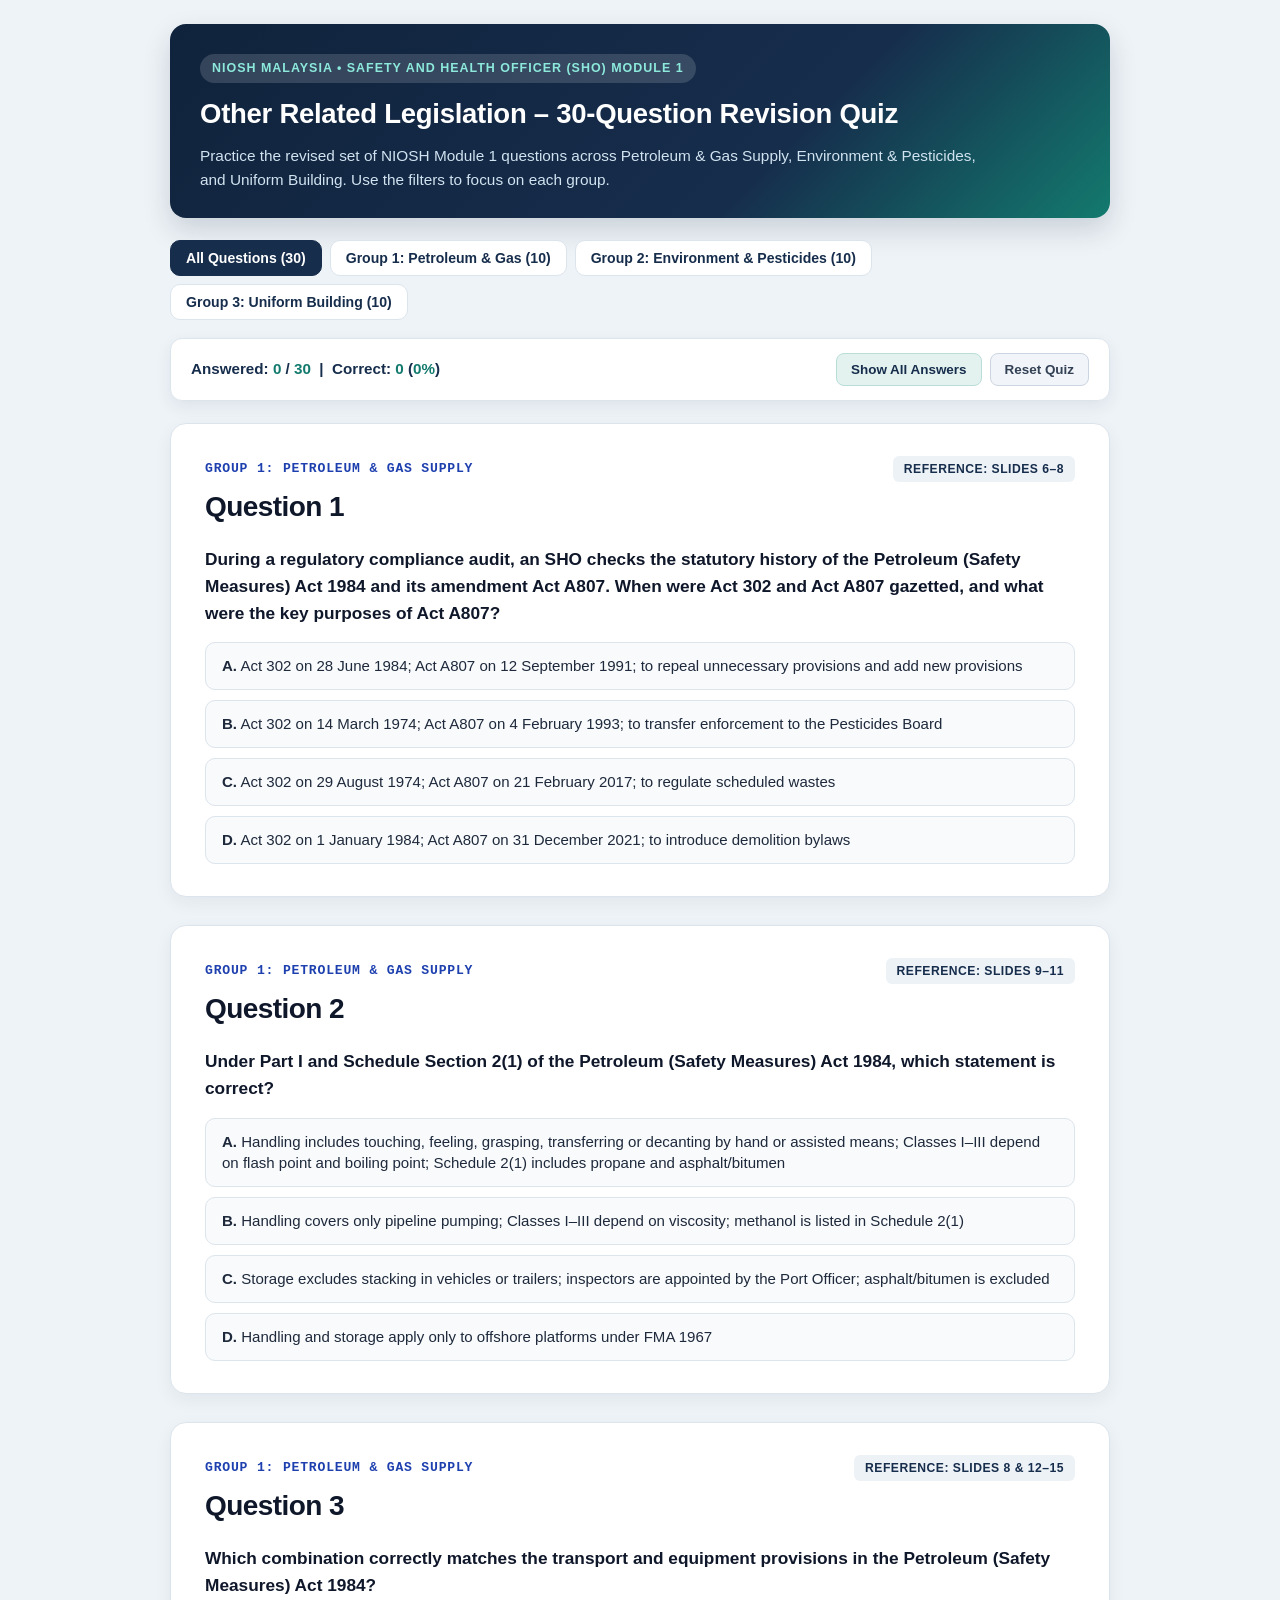
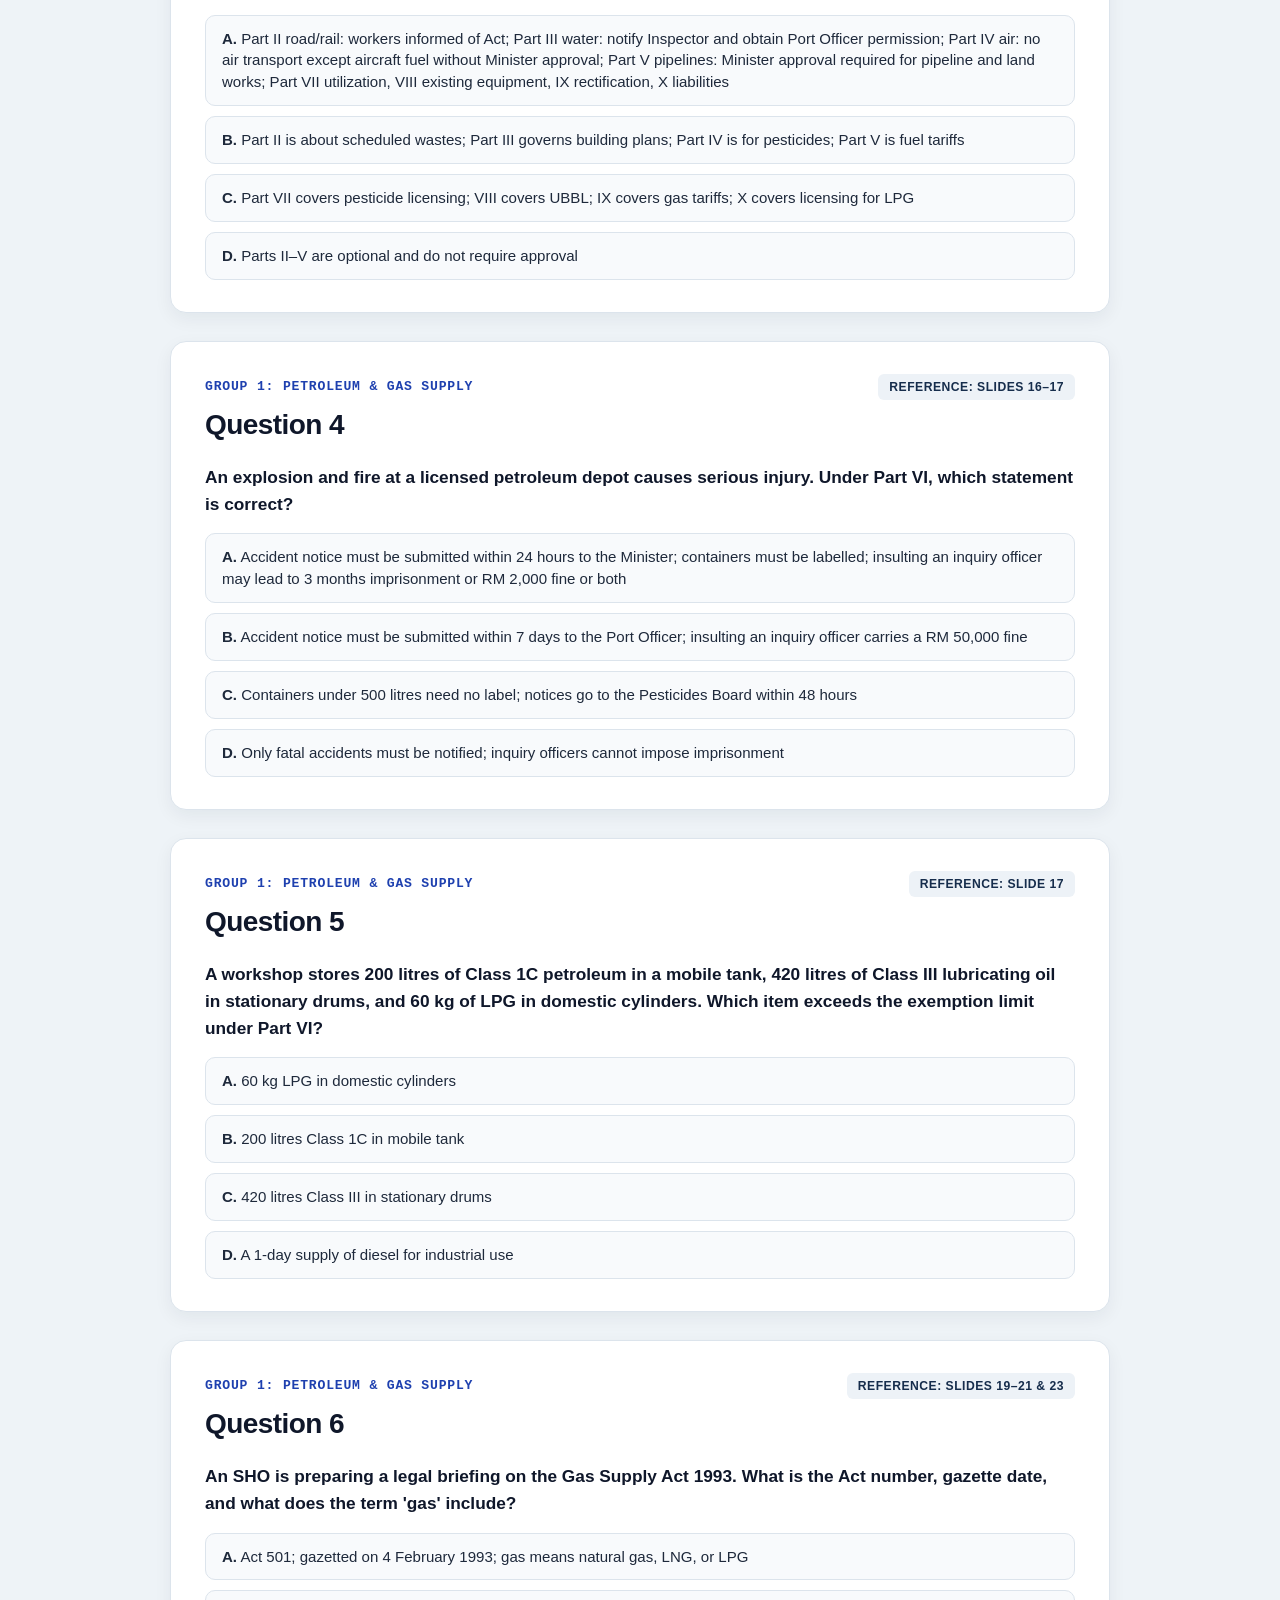
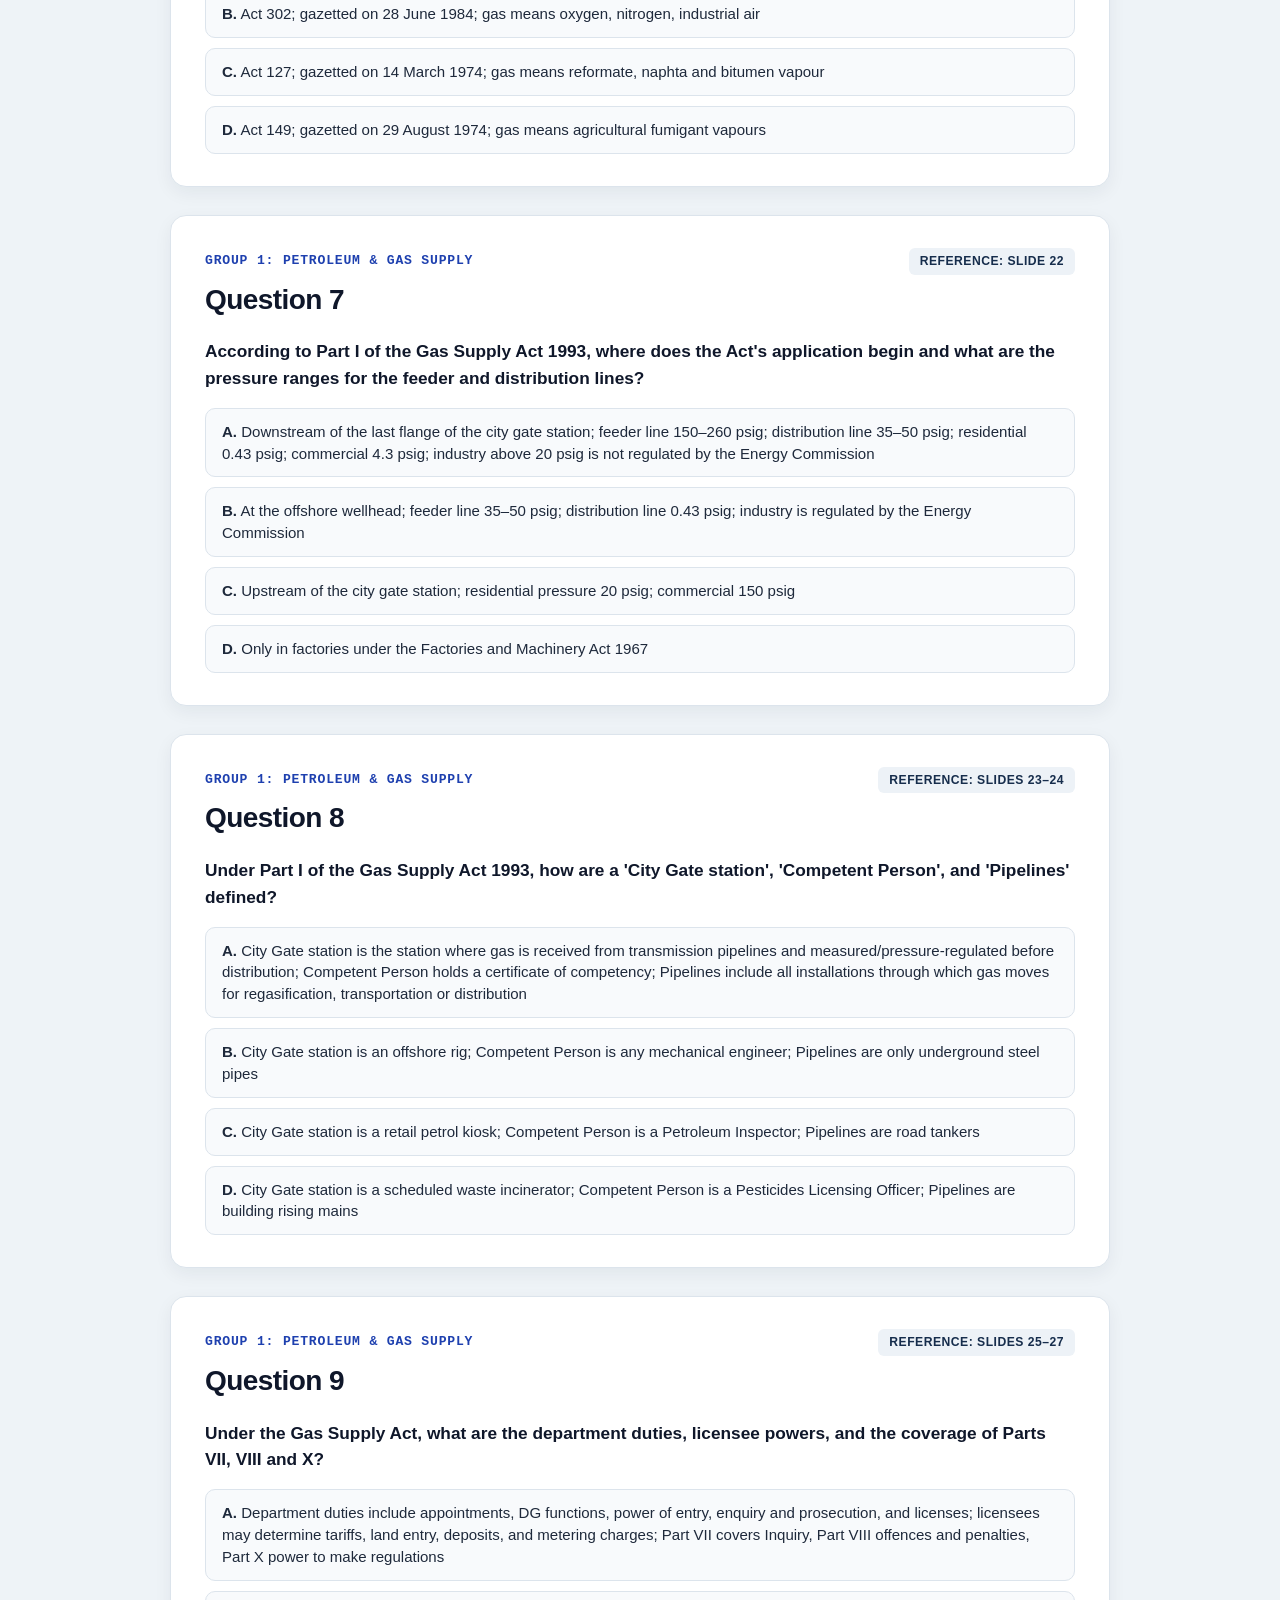
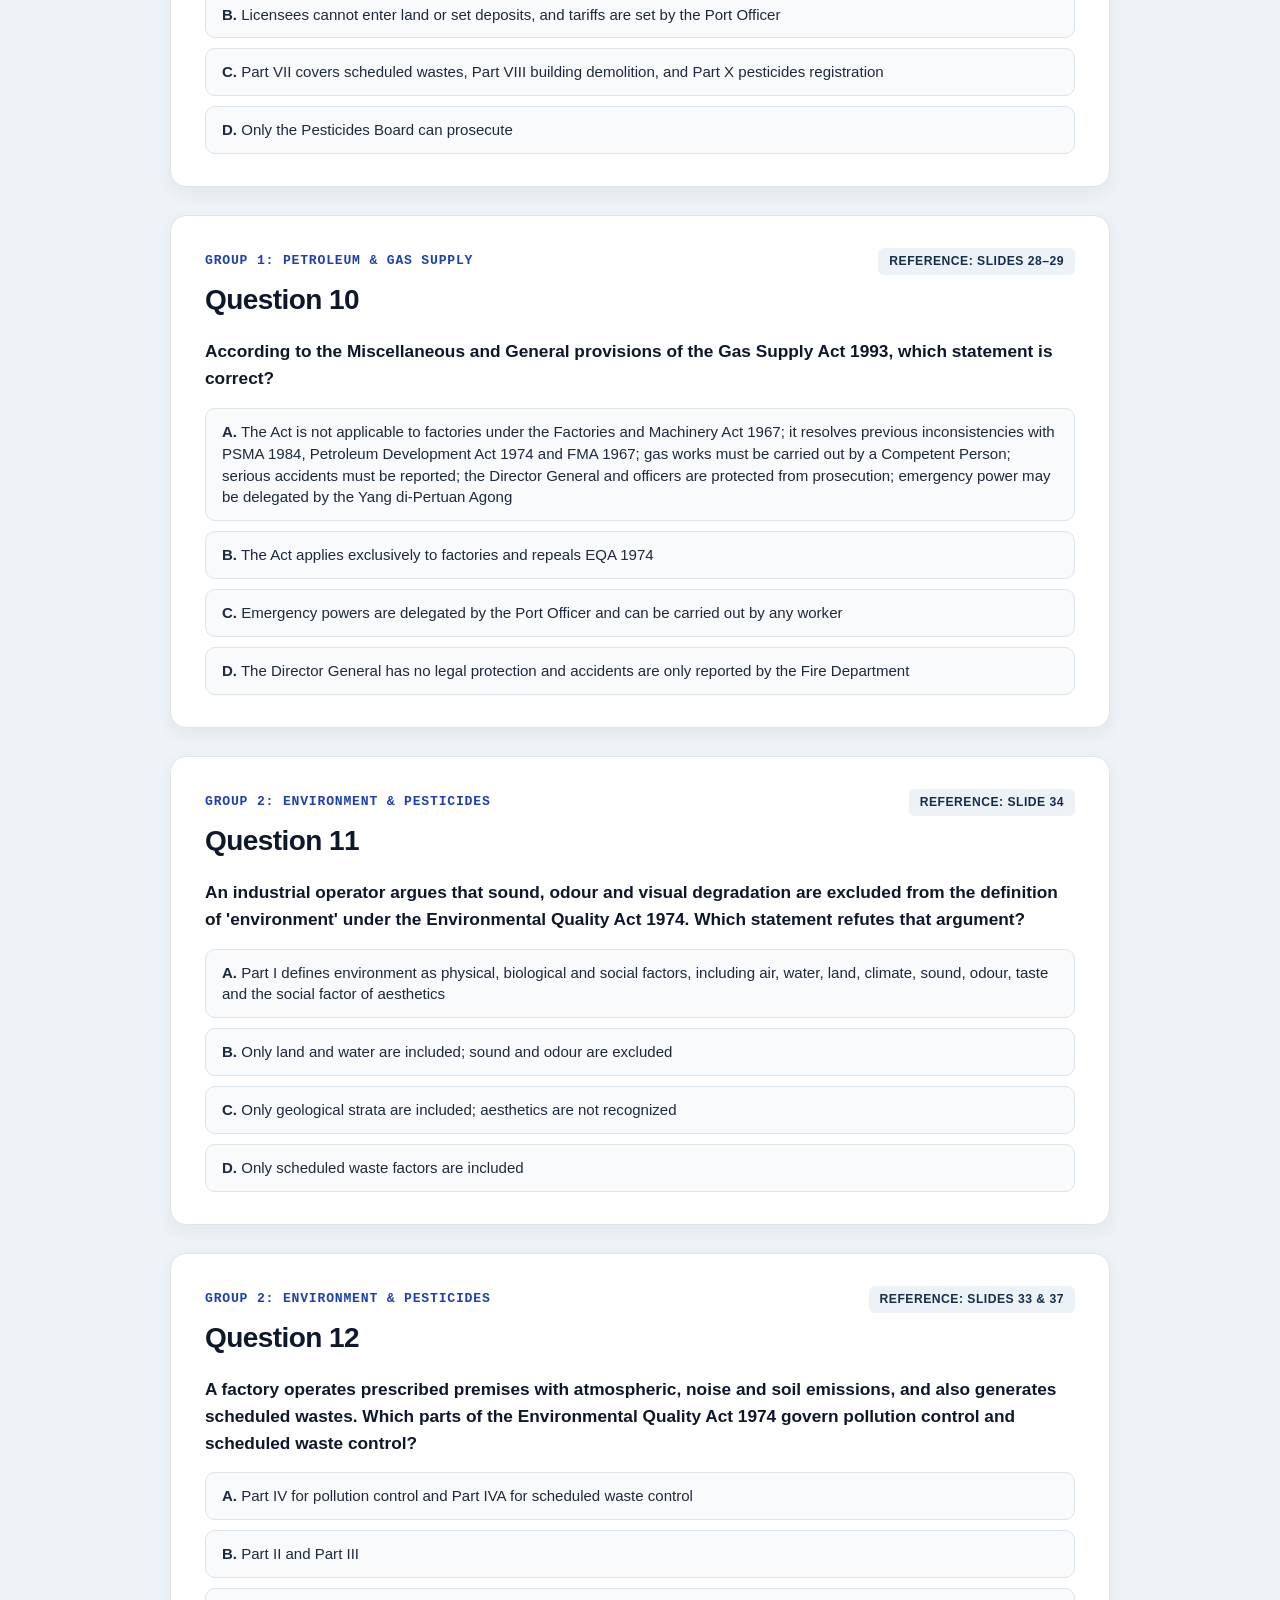
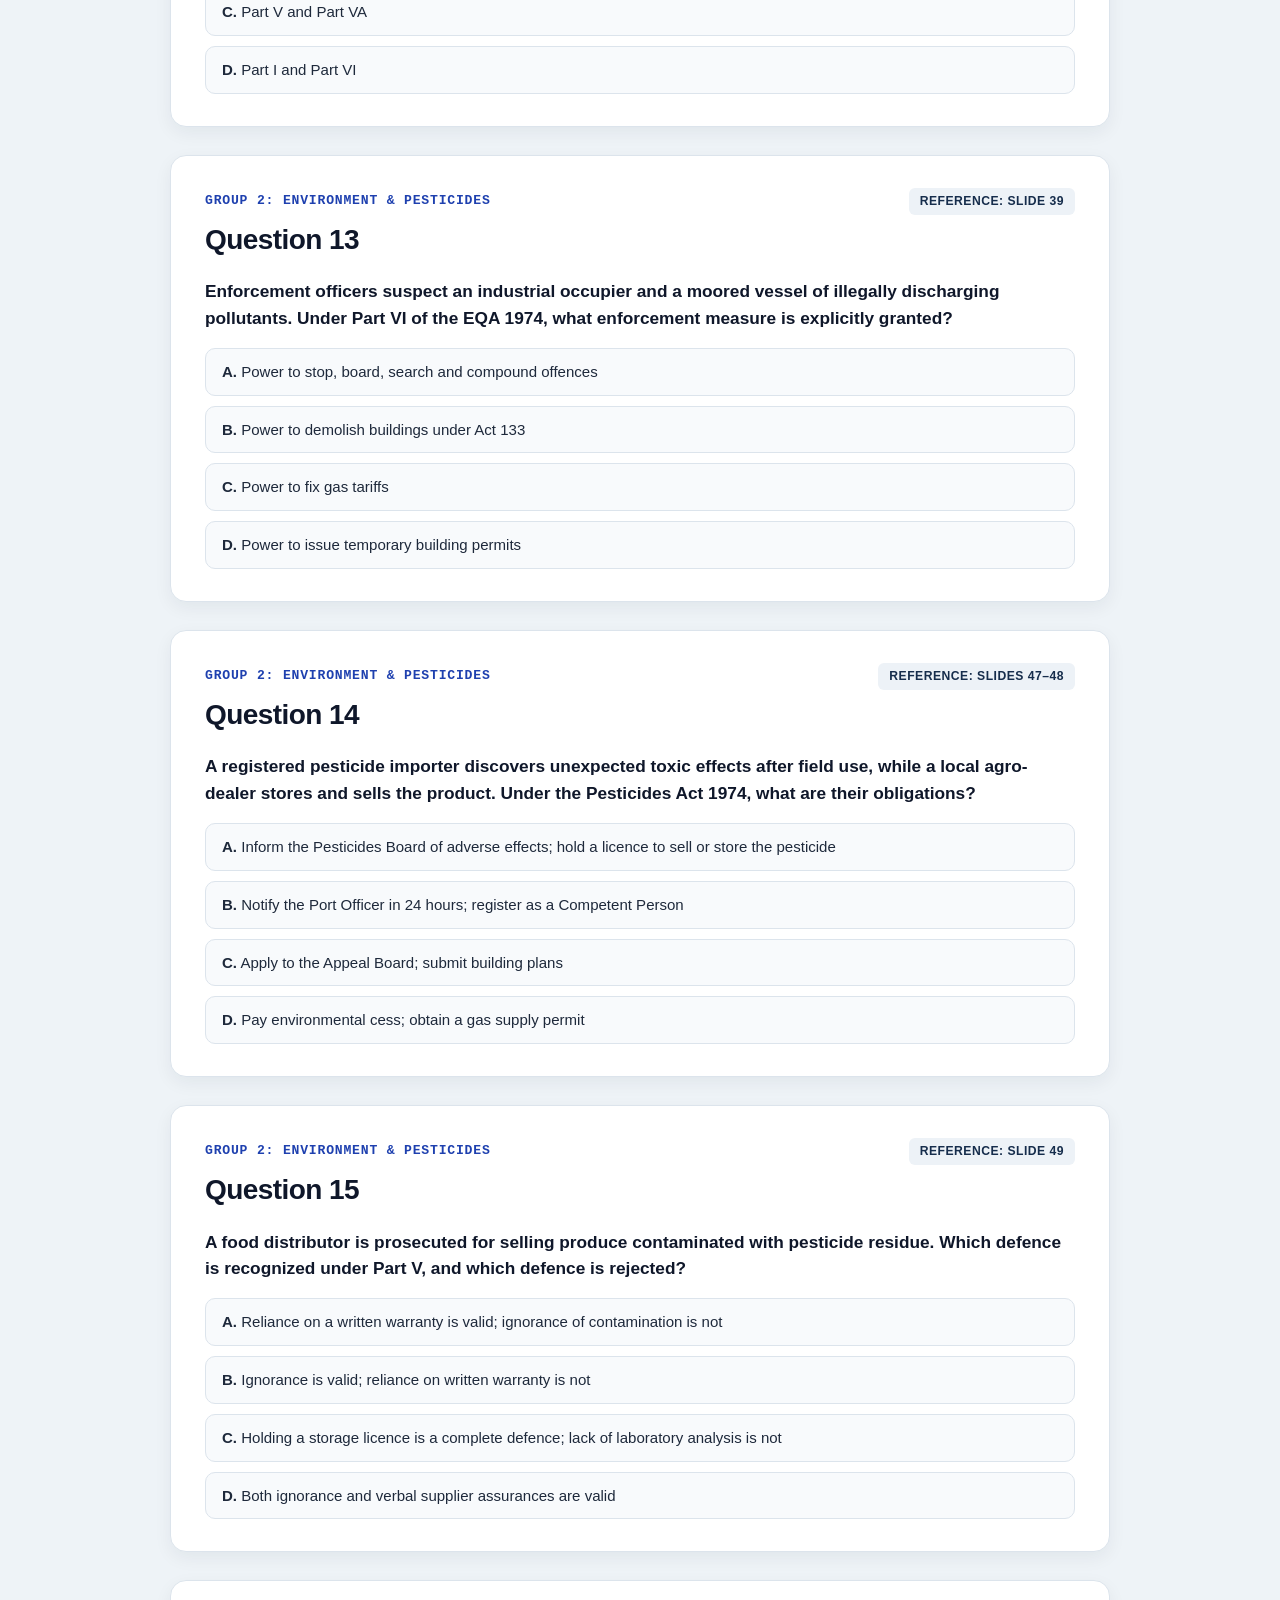
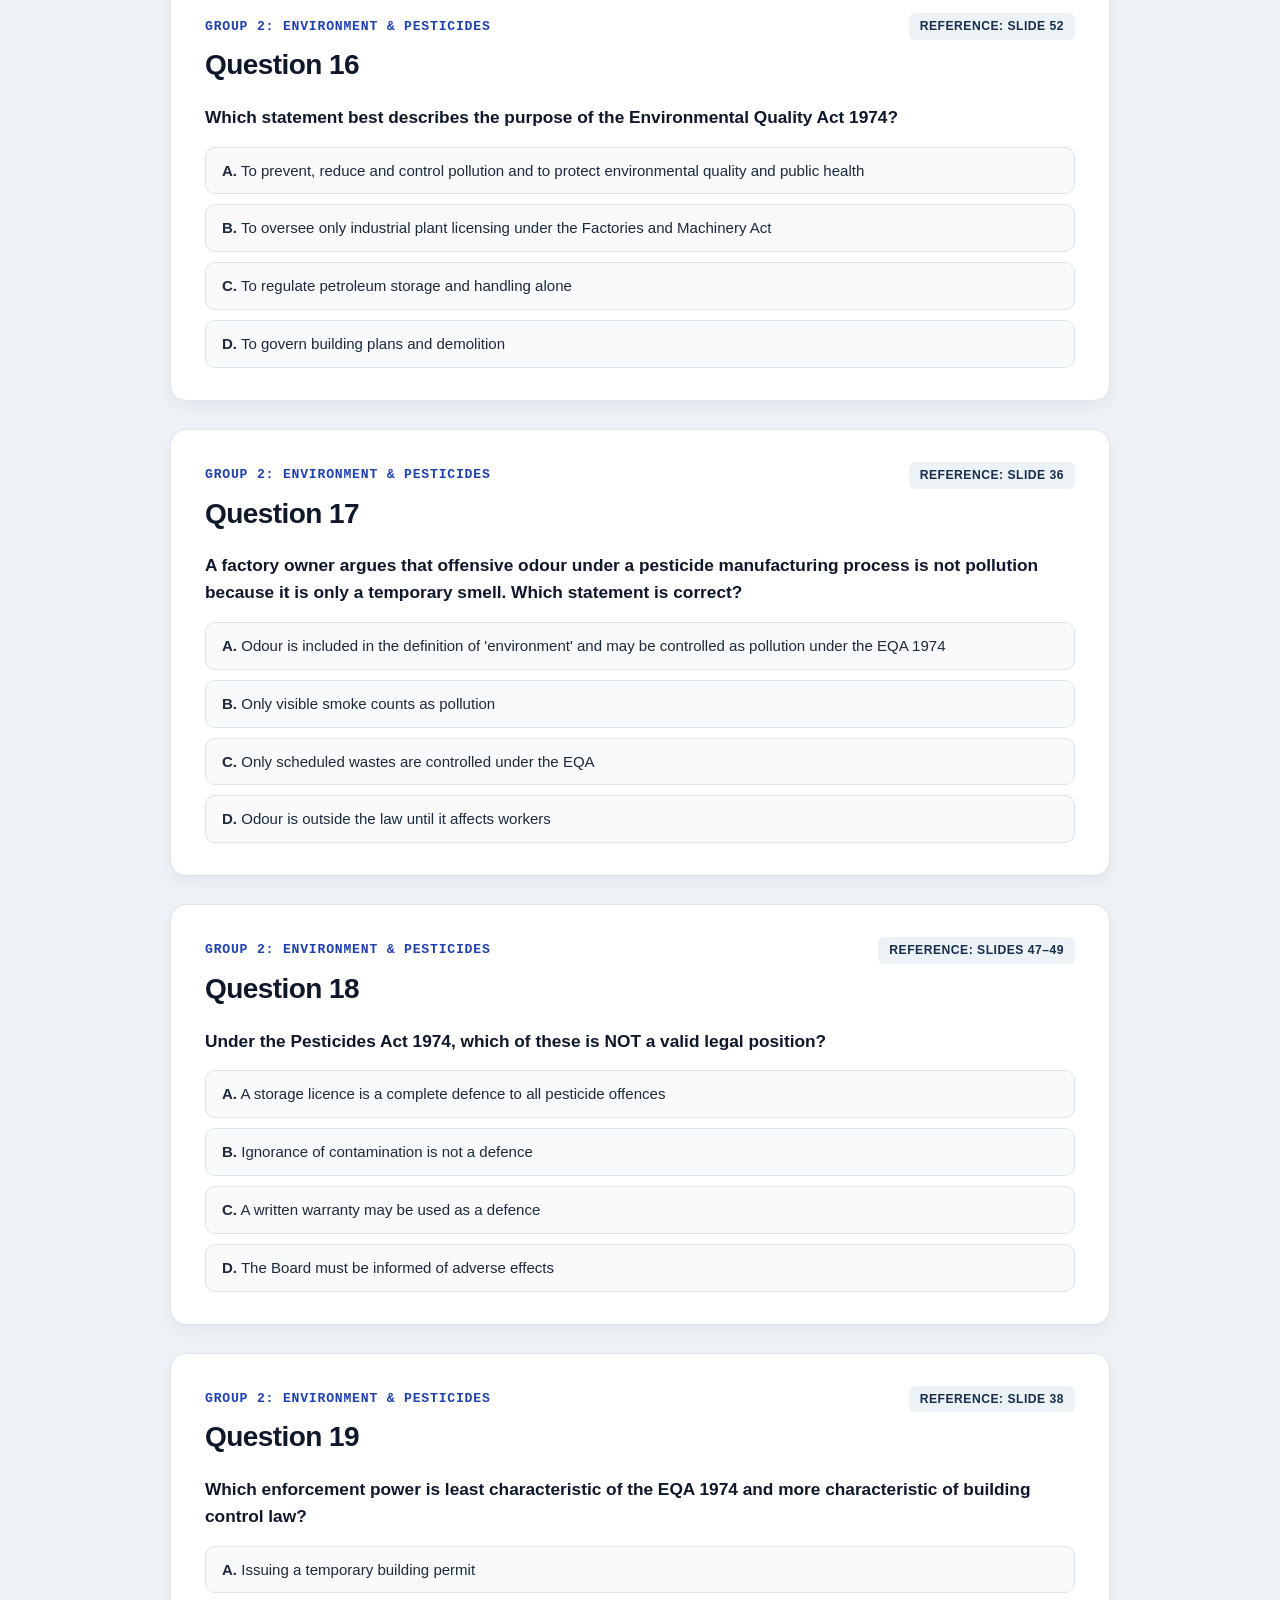
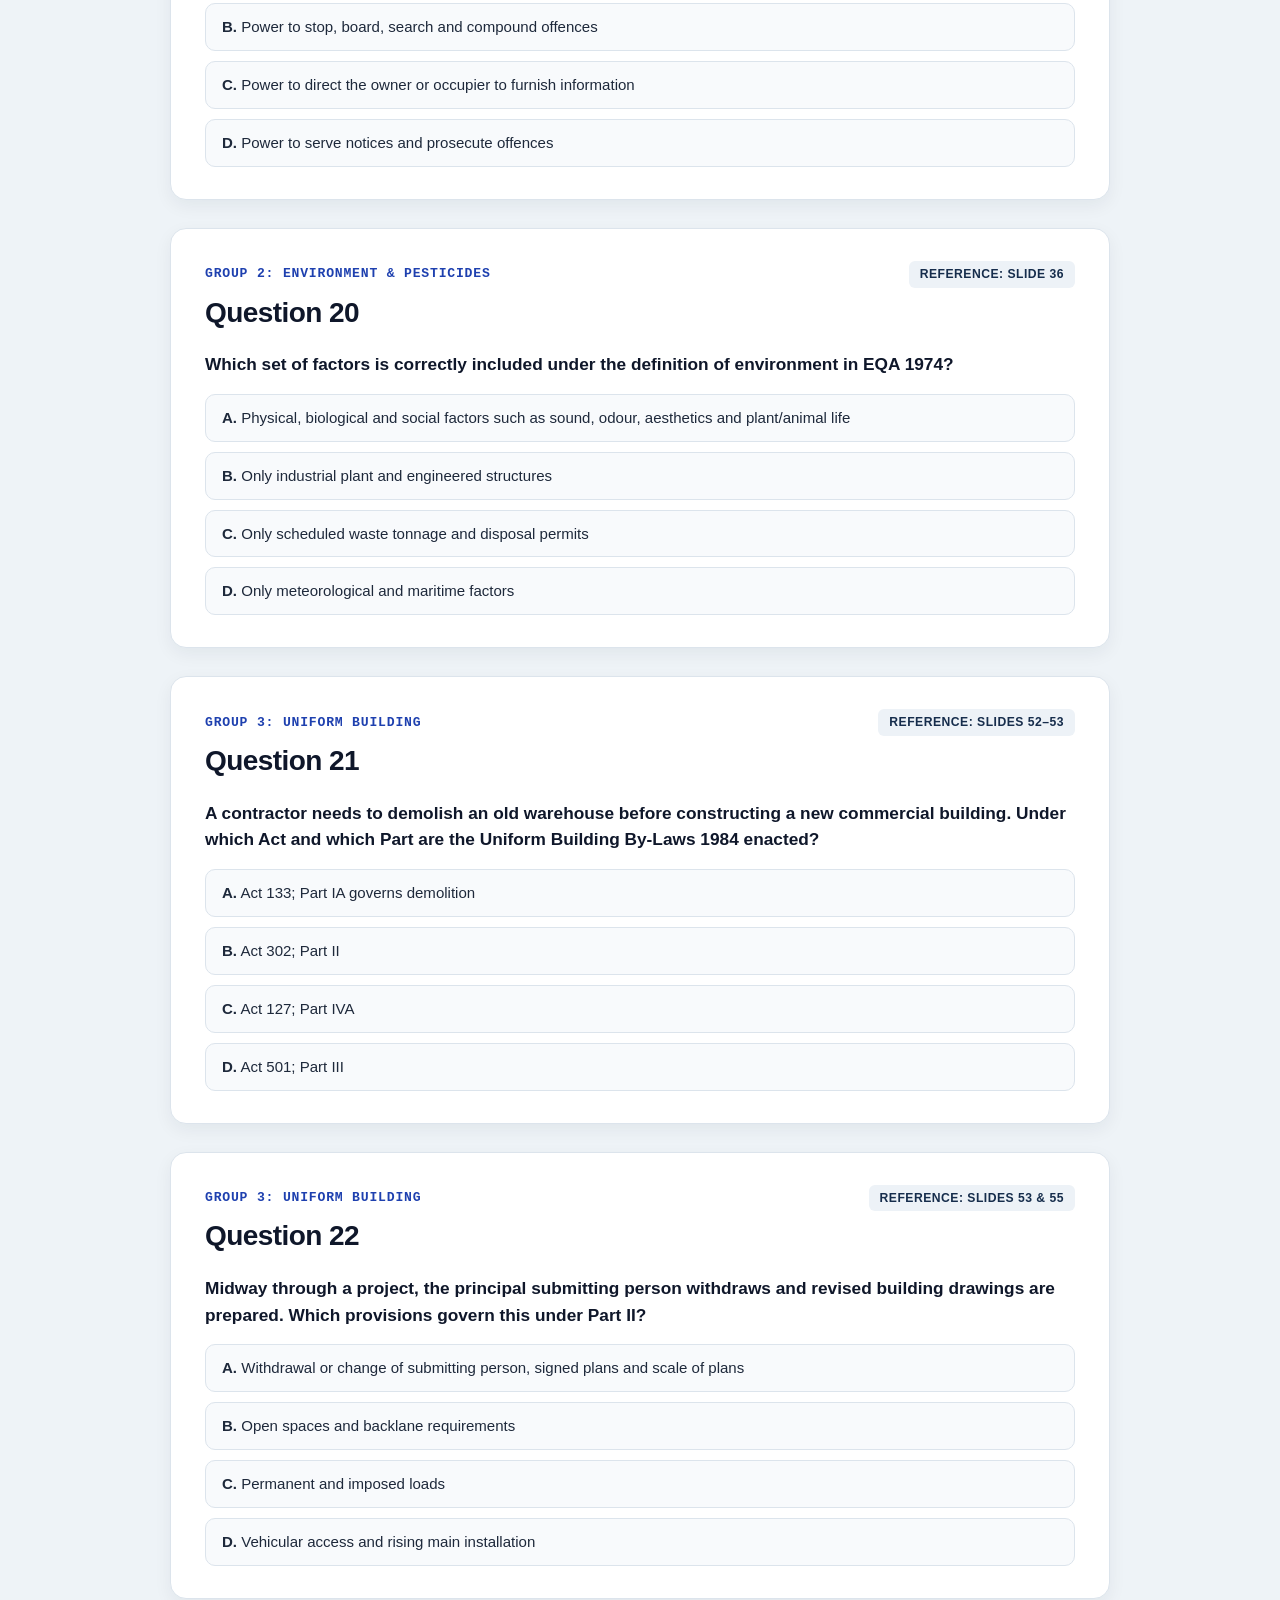
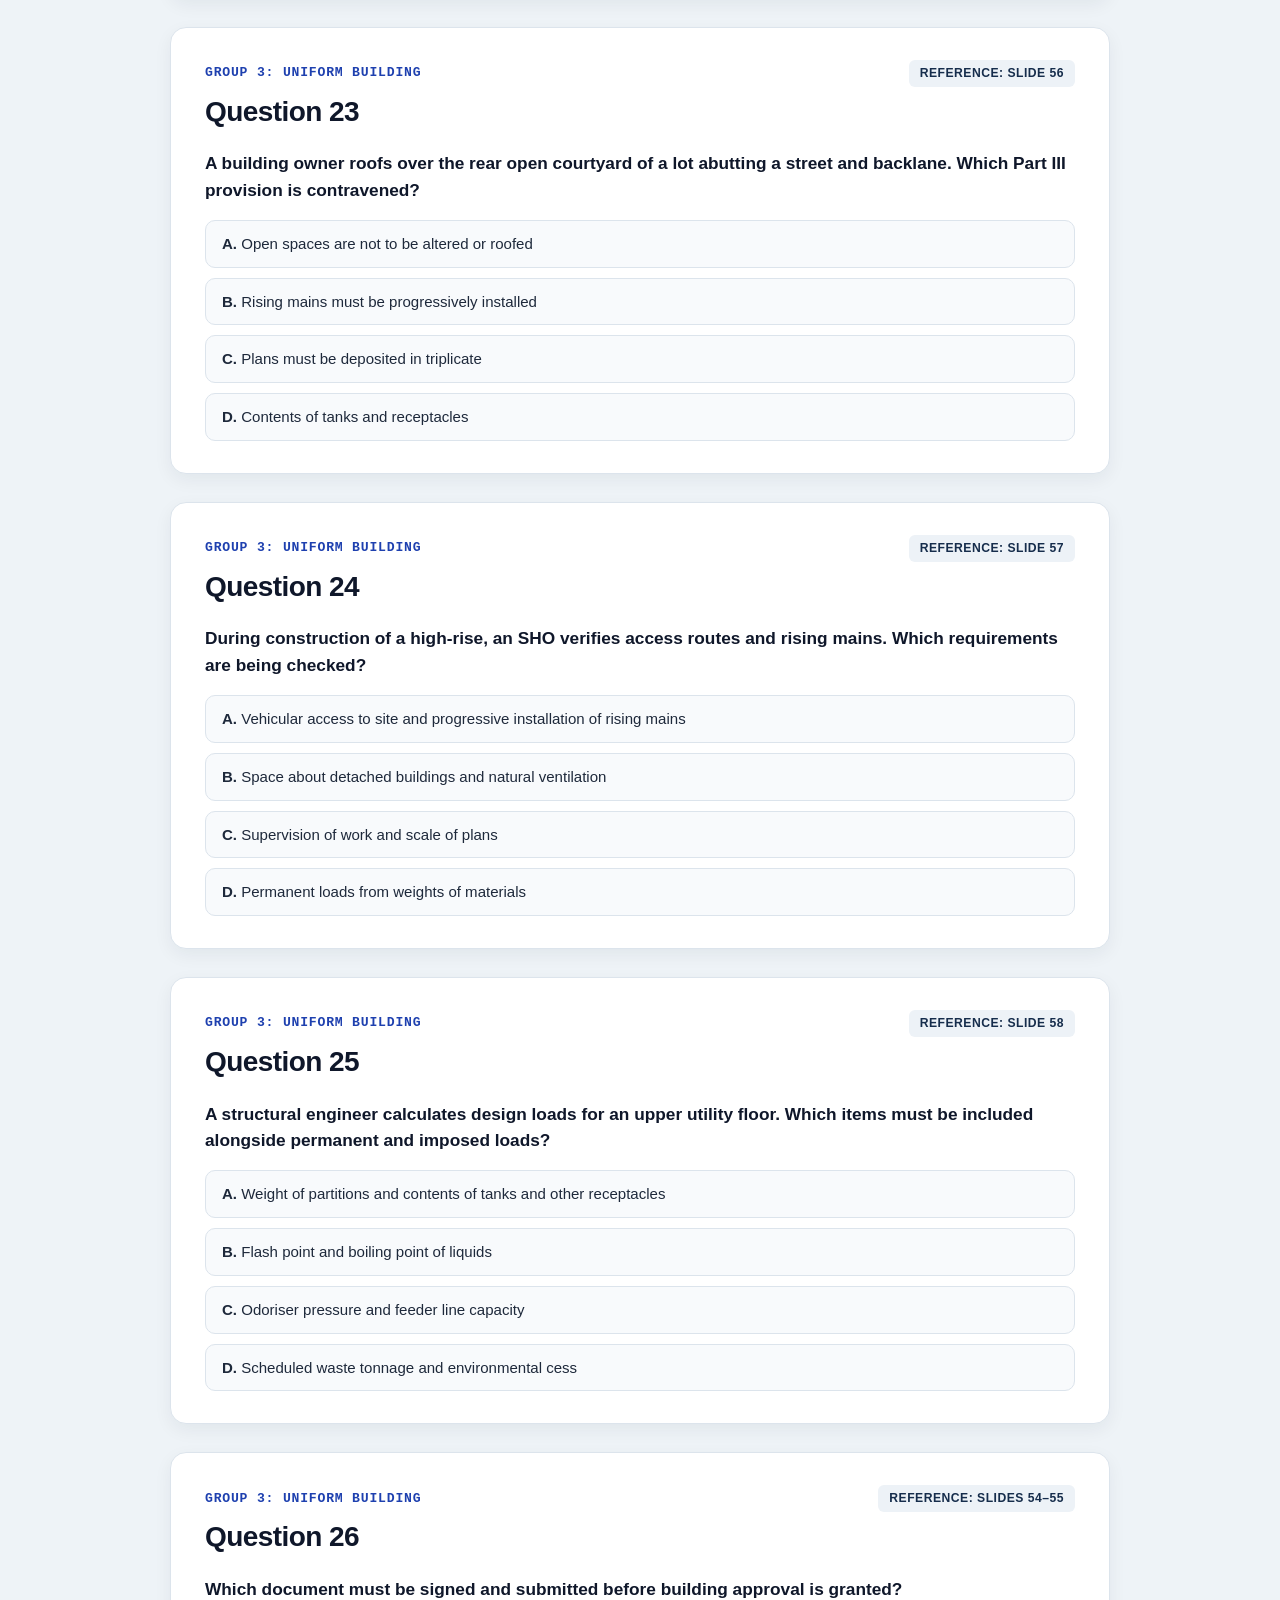
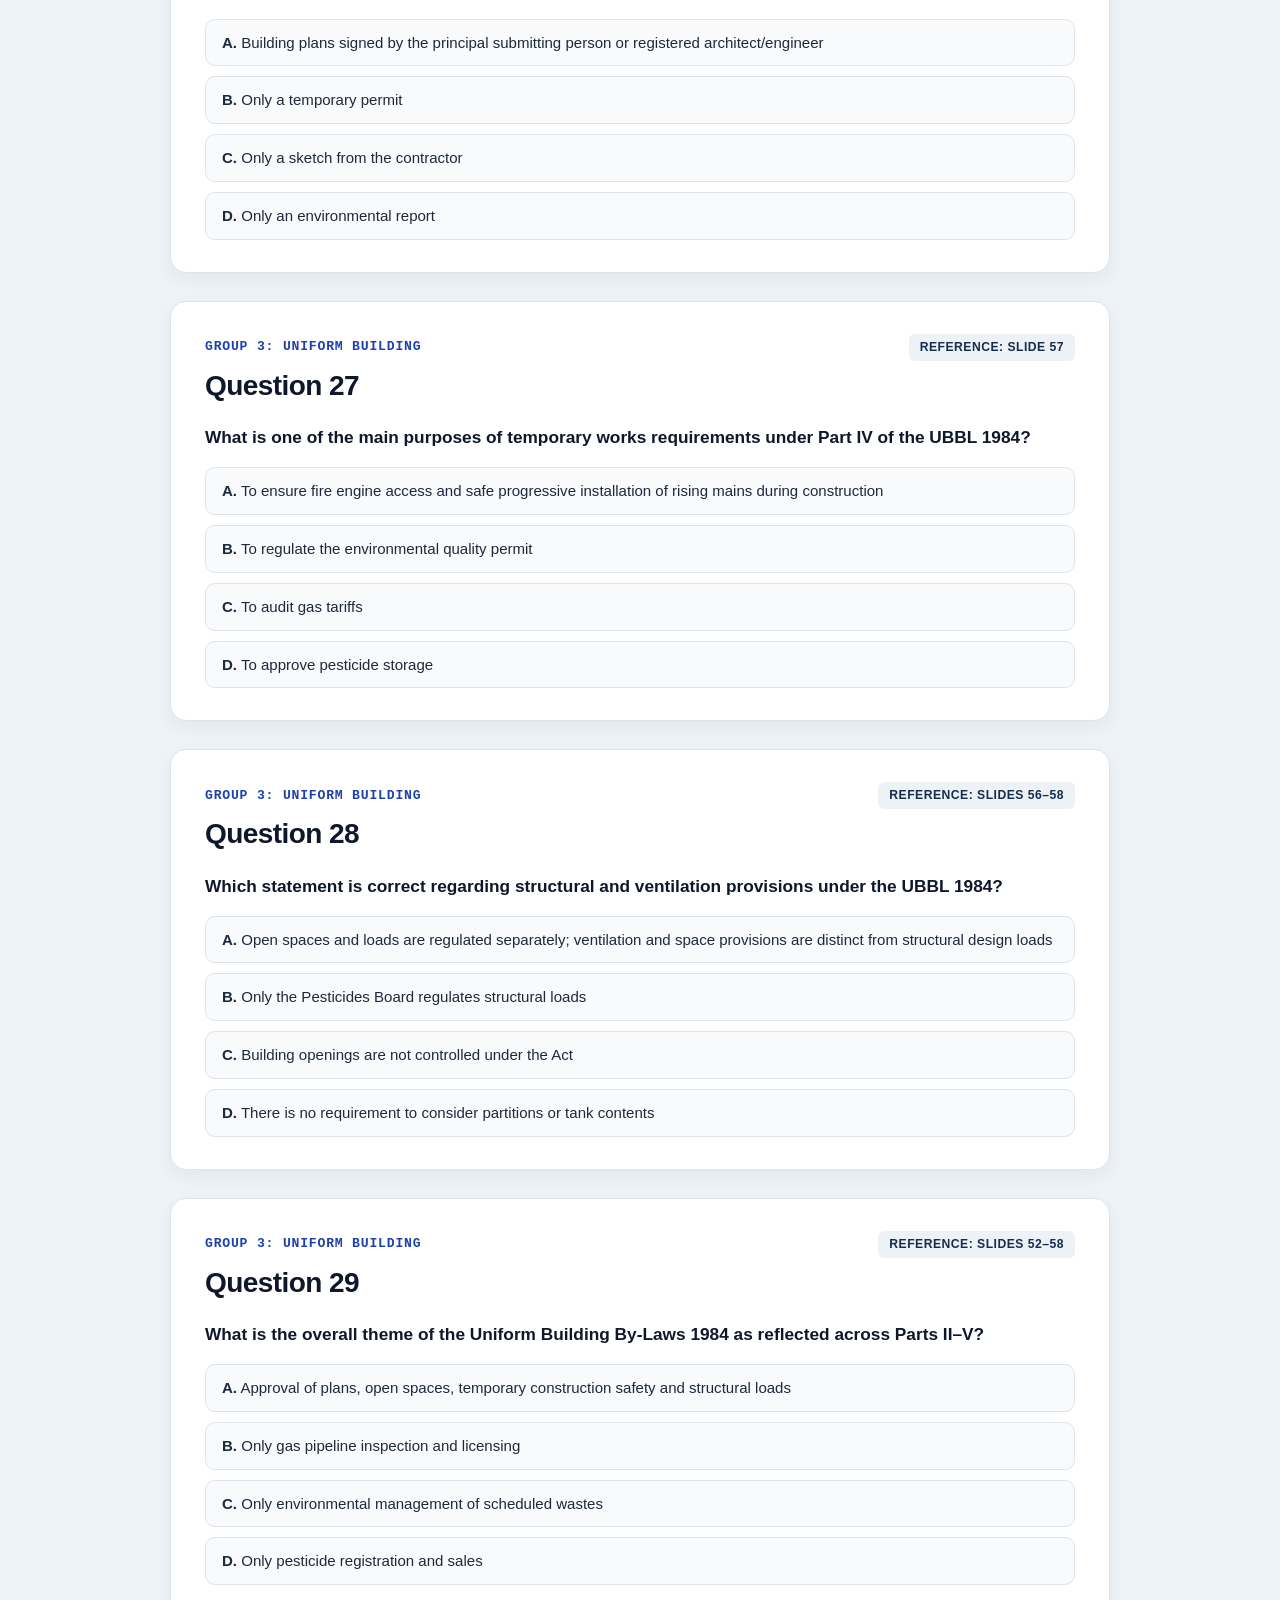
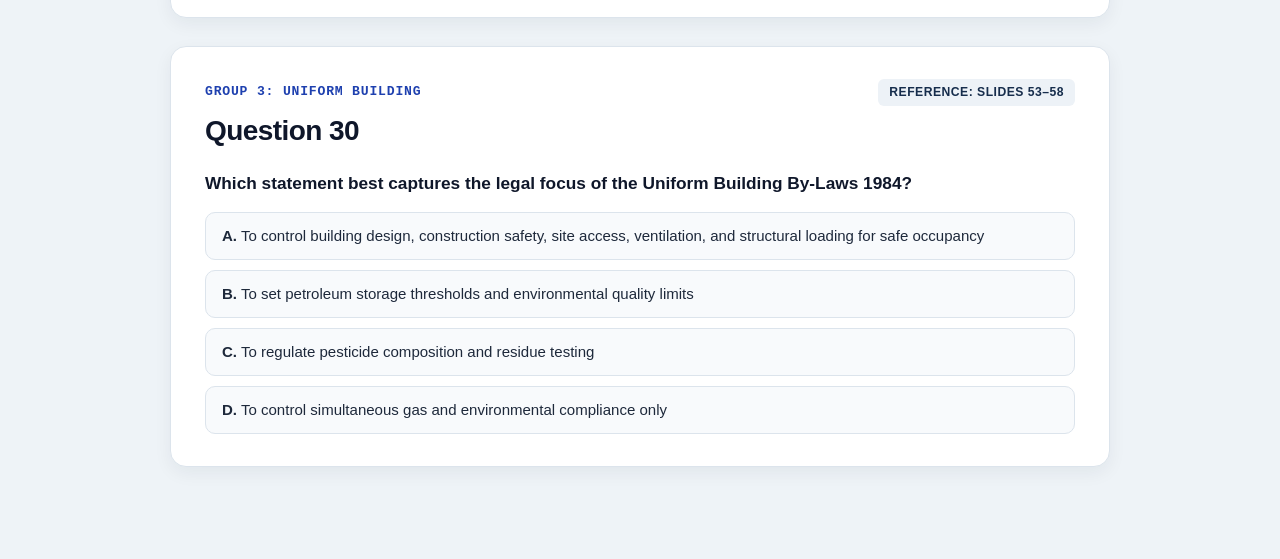
<file: index.html>
<!DOCTYPE html>
<html lang="en">
<head>
  <meta charset="UTF-8" />
  <meta name="viewport" content="width=device-width, initial-scale=1.0" />
  <title>NIOSH SHO Module 1 – 30-Question Revision Quiz</title>
  <style>
    :root {
      --bg: #eef3f7;
      --card: #ffffff;
      --navy: #162d4c;
      --navy-dark: #0f2138;
      --teal: #137a6e;
      --teal-light: #e3f2ef;
      --teal-border: #b8ded7;
      --text: #1e293b;
      --muted: #52637a;
      --border: #dce4ec;
      --correct-bg: #dcfce7;
      --correct-border: #16a34a;
      --correct-text: #14532d;
      --wrong-bg: #fee2e2;
      --wrong-border: #dc2626;
      --wrong-text: #7f1d1d;
    }
    * { box-sizing: border-box; margin: 0; padding: 0; }
    body {
      font-family: -apple-system, BlinkMacSystemFont, "Segoe UI", Roboto, Inter, "Helvetica Neue", sans-serif;
      background: var(--bg);
      color: var(--text);
      line-height: 1.55;
      padding: 24px 16px 64px;
    }
    .container { max-width: 940px; margin: 0 auto; }
    header.app-header {
      background: linear-gradient(135deg, #10233c 0%, #162d4c 65%, #137a6e 100%);
      color: #fff;
      padding: 30px 30px 26px;
      border-radius: 16px;
      box-shadow: 0 12px 28px rgba(15, 33, 56, 0.16);
      margin-bottom: 22px;
    }
    .app-badge {
      display: inline-block;
      background: rgba(255, 255, 255, 0.15);
      color: #8ce9db;
      font-size: 0.78rem;
      font-weight: 700;
      letter-spacing: 0.08em;
      text-transform: uppercase;
      padding: 5px 12px;
      border-radius: 999px;
      margin-bottom: 10px;
    }
    header.app-header h1 {
      font-size: 1.72rem;
      font-weight: 800;
      letter-spacing: -0.01em;
      margin-bottom: 8px;
    }
    header.app-header p {
      color: #d1e3f0;
      font-size: 0.96rem;
      max-width: 780px;
    }
    .filter-bar {
      display: flex;
      flex-wrap: wrap;
      gap: 8px;
      margin-bottom: 18px;
    }
    .filter-btn {
      border: 1.5px solid var(--border);
      background: var(--card);
      color: var(--navy);
      padding: 9px 15px;
      border-radius: 10px;
      font-size: 0.88rem;
      font-weight: 700;
      cursor: pointer;
      transition: all 0.15s ease;
    }
    .filter-btn:hover {
      border-color: var(--teal);
      color: var(--teal);
    }
    .filter-btn.active {
      background: var(--navy);
      color: #fff;
      border-color: var(--navy);
    }
    .scoreboard {
      background: var(--card);
      border: 1.5px solid var(--border);
      border-radius: 12px;
      padding: 14px 20px;
      margin-bottom: 22px;
      display: flex;
      justify-content: space-between;
      align-items: center;
      flex-wrap: wrap;
      gap: 12px;
      position: sticky;
      top: 10px;
      z-index: 20;
      box-shadow: 0 6px 16px rgba(22, 45, 76, 0.08);
    }
    .score-stats {
      font-weight: 700;
      font-size: 0.95rem;
      color: var(--navy);
    }
    .score-stats span {
      color: var(--teal);
      font-weight: 800;
    }
    .action-btns {
      display: flex;
      gap: 8px;
      flex-wrap: wrap;
    }
    .action-btn {
      background: var(--teal-light);
      border: 1px solid var(--teal-border);
      color: var(--navy);
      padding: 8px 14px;
      border-radius: 8px;
      font-size: 0.84rem;
      font-weight: 700;
      cursor: pointer;
      transition: all 0.15s ease;
    }
    .action-btn:hover {
      background: #cce7e1;
    }
    .action-btn.reset {
      background: #f1f5f9;
      border-color: #cbd5e1;
      color: #334155;
    }
    .action-btn.reset:hover {
      background: #e2e8f0;
    }
    .question-card {
      background: var(--card);
      border: 1.5px solid var(--border);
      border-radius: 16px;
      padding: 32px 34px;
      margin-bottom: 28px;
      box-shadow: 0 6px 18px rgba(15, 33, 56, 0.06);
    }
    .q-meta {
      display: flex;
      justify-content: space-between;
      align-items: center;
      flex-wrap: wrap;
      gap: 8px;
      margin-bottom: 8px;
    }
    .q-eyebrow {
      font-family: "IBM Plex Mono", "JetBrains Mono", ui-monospace, SFMono-Regular, Menlo, Monaco, Consolas, monospace;
      font-size: 0.82rem;
      font-weight: 700;
      color: #1e40af;
      letter-spacing: 0.06em;
      text-transform: uppercase;
    }
    .q-slide {
      background: #edf2f7;
      color: var(--navy);
      padding: 4px 11px;
      border-radius: 6px;
      font-size: 0.76rem;
      font-weight: 700;
      text-transform: uppercase;
      letter-spacing: 0.04em;
    }
    .q-headline {
      font-size: 1.75rem;
      font-weight: 800;
      color: #0f172a;
      letter-spacing: -0.02em;
      margin-bottom: 22px;
      line-height: 1.2;
    }
    .q-title {
      font-size: 1.08rem;
      font-weight: 600;
      color: #0f172a;
      line-height: 1.55;
      margin: 0 0 16px;
    }
    .options-list {
      display: flex;
      flex-direction: column;
      gap: 10px;
    }
    .option-btn {
      text-align: left;
      background: #f8fafc;
      border: 1.5px solid var(--border);
      border-radius: 10px;
      padding: 12px 16px;
      font-size: 0.94rem;
      color: var(--text);
      cursor: pointer;
      transition: all 0.15s ease;
      line-height: 1.45;
    }
    .option-btn:hover:not(:disabled) {
      border-color: var(--teal);
      background: #f0fdfa;
    }
    .option-btn.correct {
      background: var(--correct-bg);
      border-color: var(--correct-border);
      color: var(--correct-text);
      font-weight: 700;
    }
    .option-btn.wrong {
      background: var(--wrong-bg);
      border-color: var(--wrong-border);
      color: var(--wrong-text);
    }
    .card-footer {
      margin-top: 14px;
      display: flex;
      align-items: center;
      justify-content: space-between;
      flex-wrap: wrap;
      gap: 10px;
    }
    .show-ans-btn {
      background: var(--navy);
      border: none;
      color: #ffffff;
      padding: 9px 16px;
      border-radius: 8px;
      font-size: 0.85rem;
      font-weight: 700;
      letter-spacing: 0.02em;
      cursor: pointer;
      transition: all 0.15s ease;
    }
    .show-ans-btn:hover {
      background: var(--teal);
    }
    .feedback {
      margin-top: 14px;
      padding: 12px 14px;
      border-radius: 8px;
      font-size: 0.9rem;
      display: none;
    }
    .feedback.show {
      display: block;
    }
    .feedback.correct {
      background: #f0fdf4;
      color: #166534;
      border-left: 4px solid #16a34a;
    }
    .feedback.wrong {
      background: #fef2f2;
      color: #991b1b;
      border-left: 4px solid #dc2626;
    }
    @media (max-width: 640px) {
      .question-card { padding: 22px 18px; }
      .scoreboard { align-items: flex-start; }
    }
  </style>
</head>
<body>
  <div class="container">
    <header class="app-header">
      <div class="app-badge">NIOSH Malaysia • Safety and Health Officer (SHO) Module 1</div>
      <h1>Other Related Legislation – 30-Question Revision Quiz</h1>
      <p>Practice the revised set of NIOSH Module 1 questions across Petroleum & Gas Supply, Environment & Pesticides, and Uniform Building. Use the filters to focus on each group.</p>
    </header>

    <div class="filter-bar">
      <button class="filter-btn active" onclick="setFilter('ALL', this)">All Questions (30)</button>
      <button class="filter-btn" onclick="setFilter('Group 1: Petroleum & Gas Supply', this)">Group 1: Petroleum &amp; Gas (10)</button>
      <button class="filter-btn" onclick="setFilter('Group 2: Environment & Pesticides', this)">Group 2: Environment &amp; Pesticides (10)</button>
      <button class="filter-btn" onclick="setFilter('Group 3: Uniform Building', this)">Group 3: Uniform Building (10)</button>
    </div>

    <div class="scoreboard">
      <div class="score-stats">
        Answered: <span id="answered-count">0</span> / <span id="total-count">30</span> &nbsp;|&nbsp;
        Correct: <span id="correct-count">0</span> (<span id="percent-score">0%</span>)
      </div>
      <div class="action-btns">
        <button class="action-btn" onclick="showAllAnswers()">Show All Answers</button>
        <button class="action-btn reset" onclick="resetQuiz()">Reset Quiz</button>
      </div>
    </div>

    <div id="quiz-container"></div>
  </div>

  <script>
    const questions = [
      {
        id: 1,
        group: "Group 1: Petroleum & Gas Supply",
        slide: "Slides 6–8",
        q: "During a regulatory compliance audit, an SHO checks the statutory history of the Petroleum (Safety Measures) Act 1984 and its amendment Act A807. When were Act 302 and Act A807 gazetted, and what were the key purposes of Act A807?",
        options: [
          "Act 302 on 28 June 1984; Act A807 on 12 September 1991; to repeal unnecessary provisions and add new provisions",
          "Act 302 on 14 March 1974; Act A807 on 4 February 1993; to transfer enforcement to the Pesticides Board",
          "Act 302 on 29 August 1974; Act A807 on 21 February 2017; to regulate scheduled wastes",
          "Act 302 on 1 January 1984; Act A807 on 31 December 2021; to introduce demolition bylaws"
        ],
        answer: 0,
        explanation: "Act 302 was gazetted on 28 June 1984, and Act A807 was gazetted on 12 September 1991. Act A807 repealed unnecessary provisions and added new provisions."
      },
      {
        id: 2,
        group: "Group 1: Petroleum & Gas Supply",
        slide: "Slides 9–11",
        q: "Under Part I and Schedule Section 2(1) of the Petroleum (Safety Measures) Act 1984, which statement is correct?",
        options: [
          "Handling includes touching, feeling, grasping, transferring or decanting by hand or assisted means; Classes I–III depend on flash point and boiling point; Schedule 2(1) includes propane and asphalt/bitumen",
          "Handling covers only pipeline pumping; Classes I–III depend on viscosity; methanol is listed in Schedule 2(1)",
          "Storage excludes stacking in vehicles or trailers; inspectors are appointed by the Port Officer; asphalt/bitumen is excluded",
          "Handling and storage apply only to offshore platforms under FMA 1967"
        ],
        answer: 0,
        explanation: "Handling includes touching, transferring, or decanting by hand or assisted means; Class I–III depends on flash point and boiling point; Schedule 2(1) includes propane and asphalt/bitumen."
      },
      {
        id: 3,
        group: "Group 1: Petroleum & Gas Supply",
        slide: "Slides 8 & 12–15",
        q: "Which combination correctly matches the transport and equipment provisions in the Petroleum (Safety Measures) Act 1984?",
        options: [
          "Part II road/rail: workers informed of Act; Part III water: notify Inspector and obtain Port Officer permission; Part IV air: no air transport except aircraft fuel without Minister approval; Part V pipelines: Minister approval required for pipeline and land works; Part VII utilization, VIII existing equipment, IX rectification, X liabilities",
          "Part II is about scheduled wastes; Part III governs building plans; Part IV is for pesticides; Part V is fuel tariffs",
          "Part VII covers pesticide licensing; VIII covers UBBL; IX covers gas tariffs; X covers licensing for LPG",
          "Parts II–V are optional and do not require approval"
        ],
        answer: 0,
        explanation: "Parts II–V govern road/rail, water, air, and pipelines respectively; Part VII covers equipment utilization, Part VIII existing equipment, Part IX rectification, and Part X liabilities."
      },
      {
        id: 4,
        group: "Group 1: Petroleum & Gas Supply",
        slide: "Slides 16–17",
        q: "An explosion and fire at a licensed petroleum depot causes serious injury. Under Part VI, which statement is correct?",
        options: [
          "Accident notice must be submitted within 24 hours to the Minister; containers must be labelled; insulting an inquiry officer may lead to 3 months imprisonment or RM 2,000 fine or both",
          "Accident notice must be submitted within 7 days to the Port Officer; insulting an inquiry officer carries a RM 50,000 fine",
          "Containers under 500 litres need no label; notices go to the Pesticides Board within 48 hours",
          "Only fatal accidents must be notified; inquiry officers cannot impose imprisonment"
        ],
        answer: 0,
        explanation: "Part VI requires accident notice within 24 hours to the Minister and includes a maximum 3 months imprisonment or RM 2,000 fine or both for insulting an inquiry officer."
      },
      {
        id: 5,
        group: "Group 1: Petroleum & Gas Supply",
        slide: "Slide 17",
        q: "A workshop stores 200 litres of Class 1C petroleum in a mobile tank, 420 litres of Class III lubricating oil in stationary drums, and 60 kg of LPG in domestic cylinders. Which item exceeds the exemption limit under Part VI?",
        options: [
          "60 kg LPG in domestic cylinders",
          "200 litres Class 1C in mobile tank",
          "420 litres Class III in stationary drums",
          "A 1-day supply of diesel for industrial use"
        ],
        answer: 0,
        explanation: "The exemption for domestic LPG is less than 50 kg; 60 kg exceeds the limit. The other items remain within the statutory thresholds."
      },
      {
        id: 6,
        group: "Group 1: Petroleum & Gas Supply",
        slide: "Slides 19–21 & 23",
        q: "An SHO is preparing a legal briefing on the Gas Supply Act 1993. What is the Act number, gazette date, and what does the term 'gas' include?",
        options: [
          "Act 501; gazetted on 4 February 1993; gas means natural gas, LNG, or LPG",
          "Act 302; gazetted on 28 June 1984; gas means oxygen, nitrogen, industrial air",
          "Act 127; gazetted on 14 March 1974; gas means reformate, naphta and bitumen vapour",
          "Act 149; gazetted on 29 August 1974; gas means agricultural fumigant vapours"
        ],
        answer: 0,
        explanation: "Gas Supply Act 1993 is Act 501, gazetted on 4 February 1993, and gas is defined to include natural gas, LNG, and LPG."
      },
      {
        id: 7,
        group: "Group 1: Petroleum & Gas Supply",
        slide: "Slide 22",
        q: "According to Part I of the Gas Supply Act 1993, where does the Act's application begin and what are the pressure ranges for the feeder and distribution lines?",
        options: [
          "Downstream of the last flange of the city gate station; feeder line 150–260 psig; distribution line 35–50 psig; residential 0.43 psig; commercial 4.3 psig; industry above 20 psig is not regulated by the Energy Commission",
          "At the offshore wellhead; feeder line 35–50 psig; distribution line 0.43 psig; industry is regulated by the Energy Commission",
          "Upstream of the city gate station; residential pressure 20 psig; commercial 150 psig",
          "Only in factories under the Factories and Machinery Act 1967"
        ],
        answer: 0,
        explanation: "The Act starts downstream of the last flange of the city gate station, and the feeder/distribution pressures are 150–260 psig and 35–50 psig respectively. Residential supply is 0.43 psig, commercial 4.3 psig, and industry above 20 psig is not regulated by the Energy Commission."
      },
      {
        id: 8,
        group: "Group 1: Petroleum & Gas Supply",
        slide: "Slides 23–24",
        q: "Under Part I of the Gas Supply Act 1993, how are a 'City Gate station', 'Competent Person', and 'Pipelines' defined?",
        options: [
          "City Gate station is the station where gas is received from transmission pipelines and measured/pressure-regulated before distribution; Competent Person holds a certificate of competency; Pipelines include all installations through which gas moves for regasification, transportation or distribution",
          "City Gate station is an offshore rig; Competent Person is any mechanical engineer; Pipelines are only underground steel pipes",
          "City Gate station is a retail petrol kiosk; Competent Person is a Petroleum Inspector; Pipelines are road tankers",
          "City Gate station is a scheduled waste incinerator; Competent Person is a Pesticides Licensing Officer; Pipelines are building rising mains"
        ],
        answer: 0,
        explanation: "A City Gate station is the gas measurement and pressure regulating station receiving gas from transmission pipelines; a Competent Person holds a certificate of competency; pipelines include all installations through which gas moves for regasification, transport, or distribution."
      },
      {
        id: 9,
        group: "Group 1: Petroleum & Gas Supply",
        slide: "Slides 25–27",
        q: "Under the Gas Supply Act, what are the department duties, licensee powers, and the coverage of Parts VII, VIII and X?",
        options: [
          "Department duties include appointments, DG functions, power of entry, enquiry and prosecution, and licenses; licensees may determine tariffs, land entry, deposits, and metering charges; Part VII covers Inquiry, Part VIII offences and penalties, Part X power to make regulations",
          "Licensees cannot enter land or set deposits, and tariffs are set by the Port Officer",
          "Part VII covers scheduled wastes, Part VIII building demolition, and Part X pesticides registration",
          "Only the Pesticides Board can prosecute"
        ],
        answer: 0,
        explanation: "The gas department administers appointments and licensing; licensees may determine tariffs and enter land for construction/maintenance; Part VII is inquiry, Part VIII offences and penalties, and Part X power to make regulations."
      },
      {
        id: 10,
        group: "Group 1: Petroleum & Gas Supply",
        slide: "Slides 28–29",
        q: "According to the Miscellaneous and General provisions of the Gas Supply Act 1993, which statement is correct?",
        options: [
          "The Act is not applicable to factories under the Factories and Machinery Act 1967; it resolves previous inconsistencies with PSMA 1984, Petroleum Development Act 1974 and FMA 1967; gas works must be carried out by a Competent Person; serious accidents must be reported; the Director General and officers are protected from prosecution; emergency power may be delegated by the Yang di-Pertuan Agong",
          "The Act applies exclusively to factories and repeals EQA 1974",
          "Emergency powers are delegated by the Port Officer and can be carried out by any worker",
          "The Director General has no legal protection and accidents are only reported by the Fire Department"
        ],
        answer: 0,
        explanation: "The Act excludes factories under the Factories and Machinery Act 1967, harmonizes with earlier laws, and requires gas works to be done by a Competent Person; serious accidents must be reported and the Director General may receive emergency power delegation."
      },
      {
        id: 11,
        group: "Group 2: Environment & Pesticides",
        slide: "Slide 34",
        q: "An industrial operator argues that sound, odour and visual degradation are excluded from the definition of 'environment' under the Environmental Quality Act 1974. Which statement refutes that argument?",
        options: [
          "Part I defines environment as physical, biological and social factors, including air, water, land, climate, sound, odour, taste and the social factor of aesthetics",
          "Only land and water are included; sound and odour are excluded",
          "Only geological strata are included; aesthetics are not recognized",
          "Only scheduled waste factors are included"
        ],
        answer: 0,
        explanation: "The definition includes physical factors such as land, water, atmosphere, climate, sound, odour and taste, and the social factor of aesthetics."
      },
      {
        id: 12,
        group: "Group 2: Environment & Pesticides",
        slide: "Slides 33 & 37",
        q: "A factory operates prescribed premises with atmospheric, noise and soil emissions, and also generates scheduled wastes. Which parts of the Environmental Quality Act 1974 govern pollution control and scheduled waste control?",
        options: [
          "Part IV for pollution control and Part IVA for scheduled waste control",
          "Part II and Part III",
          "Part V and Part VA",
          "Part I and Part VI"
        ],
        answer: 0,
        explanation: "Part IV covers prohibition and control of pollution, while Part IVA covers control of scheduled wastes."
      },
      {
        id: 13,
        group: "Group 2: Environment & Pesticides",
        slide: "Slide 39",
        q: "Enforcement officers suspect an industrial occupier and a moored vessel of illegally discharging pollutants. Under Part VI of the EQA 1974, what enforcement measure is explicitly granted?",
        options: [
          "Power to stop, board, search and compound offences",
          "Power to demolish buildings under Act 133",
          "Power to fix gas tariffs",
          "Power to issue temporary building permits"
        ],
        answer: 0,
        explanation: "Part VI includes powers such as stopping, boarding, searching, and compounding offences."
      },
      {
        id: 14,
        group: "Group 2: Environment & Pesticides",
        slide: "Slides 47–48",
        q: "A registered pesticide importer discovers unexpected toxic effects after field use, while a local agro-dealer stores and sells the product. Under the Pesticides Act 1974, what are their obligations?",
        options: [
          "Inform the Pesticides Board of adverse effects; hold a licence to sell or store the pesticide",
          "Notify the Port Officer in 24 hours; register as a Competent Person",
          "Apply to the Appeal Board; submit building plans",
          "Pay environmental cess; obtain a gas supply permit"
        ],
        answer: 0,
        explanation: "Under Part III, registrants must inform the Pesticides Board about adverse effects; under Part IV, a licence is required to manufacture, sell or store pesticides."
      },
      {
        id: 15,
        group: "Group 2: Environment & Pesticides",
        slide: "Slide 49",
        q: "A food distributor is prosecuted for selling produce contaminated with pesticide residue. Which defence is recognized under Part V, and which defence is rejected?",
        options: [
          "Reliance on a written warranty is valid; ignorance of contamination is not",
          "Ignorance is valid; reliance on written warranty is not",
          "Holding a storage licence is a complete defence; lack of laboratory analysis is not",
          "Both ignorance and verbal supplier assurances are valid"
        ],
        answer: 0,
        explanation: "The Act recognizes reliance on a written warranty or statement, but ignorance of contamination is not a defence."
      },
      {
        id: 16,
        group: "Group 2: Environment & Pesticides",
        slide: "Slide 52",
        q: "Which statement best describes the purpose of the Environmental Quality Act 1974?",
        options: [
          "To prevent, reduce and control pollution and to protect environmental quality and public health",
          "To oversee only industrial plant licensing under the Factories and Machinery Act",
          "To regulate petroleum storage and handling alone",
          "To govern building plans and demolition"
        ],
        answer: 0,
        explanation: "The EQA 1974 is designed to prevent, reduce and control pollution and protect environmental quality and public health."
      },
      {
        id: 17,
        group: "Group 2: Environment & Pesticides",
        slide: "Slide 36",
        q: "A factory owner argues that offensive odour under a pesticide manufacturing process is not pollution because it is only a temporary smell. Which statement is correct?",
        options: [
          "Odour is included in the definition of 'environment' and may be controlled as pollution under the EQA 1974",
          "Only visible smoke counts as pollution",
          "Only scheduled wastes are controlled under the EQA",
          "Odour is outside the law until it affects workers"
        ],
        answer: 0,
        explanation: "Odour is part of the physical environment and is included in the definition of environment. It may be regulated as pollution under the EQA 1974."
      },
      {
        id: 18,
        group: "Group 2: Environment & Pesticides",
        slide: "Slides 47–49",
        q: "Under the Pesticides Act 1974, which of these is NOT a valid legal position?",
        options: [
          "A storage licence is a complete defence to all pesticide offences",
          "Ignorance of contamination is not a defence",
          "A written warranty may be used as a defence",
          "The Board must be informed of adverse effects"
        ],
        answer: 0,
        explanation: "A licence alone is not a complete defence for all offences; the Act expressly rejects ignorance as a defence and recognises a written warranty defence."
      },
      {
        id: 19,
        group: "Group 2: Environment & Pesticides",
        slide: "Slide 38",
        q: "Which enforcement power is least characteristic of the EQA 1974 and more characteristic of building control law?",
        options: [
          "Issuing a temporary building permit",
          "Power to stop, board, search and compound offences",
          "Power to direct the owner or occupier to furnish information",
          "Power to serve notices and prosecute offences"
        ],
        answer: 0,
        explanation: "Issuing a temporary building permit is a building control mechanism rather than an EQA enforcement power."
      },
      {
        id: 20,
        group: "Group 2: Environment & Pesticides",
        slide: "Slide 36",
        q: "Which set of factors is correctly included under the definition of environment in EQA 1974?",
        options: [
          "Physical, biological and social factors such as sound, odour, aesthetics and plant/animal life",
          "Only industrial plant and engineered structures",
          "Only scheduled waste tonnage and disposal permits",
          "Only meteorological and maritime factors"
        ],
        answer: 0,
        explanation: "The definition includes physical, biological and social factors such as land, air, water, climate, sound, odour, taste, plant/animal life, and aesthetics."
      },
      {
        id: 21,
        group: "Group 3: Uniform Building",
        slide: "Slides 52–53",
        q: "A contractor needs to demolish an old warehouse before constructing a new commercial building. Under which Act and which Part are the Uniform Building By-Laws 1984 enacted?",
        options: [
          "Act 133; Part IA governs demolition",
          "Act 302; Part II",
          "Act 127; Part IVA",
          "Act 501; Part III"
        ],
        answer: 0,
        explanation: "UBBL 1984 are enacted under Act 133, with Part IA covering demolition of buildings."
      },
      {
        id: 22,
        group: "Group 3: Uniform Building",
        slide: "Slides 53 & 55",
        q: "Midway through a project, the principal submitting person withdraws and revised building drawings are prepared. Which provisions govern this under Part II?",
        options: [
          "Withdrawal or change of submitting person, signed plans and scale of plans",
          "Open spaces and backlane requirements",
          "Permanent and imposed loads",
          "Vehicular access and rising main installation"
        ],
        answer: 0,
        explanation: "Part II covers withdrawal or change of the submitting person, signed plans, and the scale of plans."
      },
      {
        id: 23,
        group: "Group 3: Uniform Building",
        slide: "Slide 56",
        q: "A building owner roofs over the rear open courtyard of a lot abutting a street and backlane. Which Part III provision is contravened?",
        options: [
          "Open spaces are not to be altered or roofed",
          "Rising mains must be progressively installed",
          "Plans must be deposited in triplicate",
          "Contents of tanks and receptacles"
        ],
        answer: 0,
        explanation: "Part III states that open spaces are to be provided and not altered or roofed."
      },
      {
        id: 24,
        group: "Group 3: Uniform Building",
        slide: "Slide 57",
        q: "During construction of a high-rise, an SHO verifies access routes and rising mains. Which requirements are being checked?",
        options: [
          "Vehicular access to site and progressive installation of rising mains",
          "Space about detached buildings and natural ventilation",
          "Supervision of work and scale of plans",
          "Permanent loads from weights of materials"
        ],
        answer: 0,
        explanation: "Part IV on temporary works covers vehicular access to site and the progressive installation of rising mains."
      },
      {
        id: 25,
        group: "Group 3: Uniform Building",
        slide: "Slide 58",
        q: "A structural engineer calculates design loads for an upper utility floor. Which items must be included alongside permanent and imposed loads?",
        options: [
          "Weight of partitions and contents of tanks and other receptacles",
          "Flash point and boiling point of liquids",
          "Odoriser pressure and feeder line capacity",
          "Scheduled waste tonnage and environmental cess"
        ],
        answer: 0,
        explanation: "Part V requires consideration of permanent loads, imposed loads, weight of partitions, and contents of tanks/receptacles."
      },
      {
        id: 26,
        group: "Group 3: Uniform Building",
        slide: "Slides 54–55",
        q: "Which document must be signed and submitted before building approval is granted?",
        options: [
          "Building plans signed by the principal submitting person or registered architect/engineer",
          "Only a temporary permit",
          "Only a sketch from the contractor",
          "Only an environmental report"
        ],
        answer: 0,
        explanation: "Under Part II, plans for approval must be signed and deposited, and changes to the submitting person are regulated."
      },
      {
        id: 27,
        group: "Group 3: Uniform Building",
        slide: "Slide 57",
        q: "What is one of the main purposes of temporary works requirements under Part IV of the UBBL 1984?",
        options: [
          "To ensure fire engine access and safe progressive installation of rising mains during construction",
          "To regulate the environmental quality permit",
          "To audit gas tariffs",
          "To approve pesticide storage"
        ],
        answer: 0,
        explanation: "Part IV covers temporary works such as site access and rising mains installation for fire safety and safe construction."
      },
      {
        id: 28,
        group: "Group 3: Uniform Building",
        slide: "Slides 56–58",
        q: "Which statement is correct regarding structural and ventilation provisions under the UBBL 1984?",
        options: [
          "Open spaces and loads are regulated separately; ventilation and space provisions are distinct from structural design loads",
          "Only the Pesticides Board regulates structural loads",
          "Building openings are not controlled under the Act",
          "There is no requirement to consider partitions or tank contents"
        ],
        answer: 0,
        explanation: "Space, light and ventilation are covered separately from structural requirements; each has its own statutory provision."
      },
      {
        id: 29,
        group: "Group 3: Uniform Building",
        slide: "Slides 52–58",
        q: "What is the overall theme of the Uniform Building By-Laws 1984 as reflected across Parts II–V?",
        options: [
          "Approval of plans, open spaces, temporary construction safety and structural loads",
          "Only gas pipeline inspection and licensing",
          "Only environmental management of scheduled wastes",
          "Only pesticide registration and sales"
        ],
        answer: 0,
        explanation: "The UBBL 1984 addresses plan submission and approval, open spaces, temporary works, and structural loading requirements."
      },
      {
        id: 30,
        group: "Group 3: Uniform Building",
        slide: "Slides 53–58",
        q: "Which statement best captures the legal focus of the Uniform Building By-Laws 1984?",
        options: [
          "To control building design, construction safety, site access, ventilation, and structural loading for safe occupancy",
          "To set petroleum storage thresholds and environmental quality limits",
          "To regulate pesticide composition and residue testing",
          "To control simultaneous gas and environmental compliance only"
        ],
        answer: 0,
        explanation: "The by-laws focus on proper building design, site safety, ventilation/open spaces, and structural load adequacy to ensure safe construction and occupancy."
      }
    ];

    let currentFilter = "ALL";
    let userAnswers = {};

    function renderQuiz() {
      const container = document.getElementById("quiz-container");
      container.innerHTML = "";
      const filtered = currentFilter === "ALL" ? questions : questions.filter(q => q.group === currentFilter);

      filtered.forEach((item, index) => {
        const card = document.createElement("div");
        card.className = "question-card";

        const answered = userAnswers[item.id] !== undefined;
        const selectedIdx = userAnswers[item.id];

        let optionsHTML = "";
        item.options.forEach((opt, oIdx) => {
          let btnClass = "option-btn";
          if (answered) {
            if (oIdx === item.answer) btnClass += " correct";
            else if (oIdx === selectedIdx) btnClass += " wrong";
          }
          optionsHTML += `
            <button class="${btnClass}" ${answered ? "disabled" : ""} onclick="selectOption(${item.id}, ${oIdx})">
              <strong>${String.fromCharCode(65 + oIdx)}.</strong> ${opt}
            </button>
          `;
        });

        let feedbackHTML = "";
        if (answered) {
          const isCorrect = selectedIdx === item.answer;
          feedbackHTML = `
            <div class="feedback show ${isCorrect ? "correct" : "wrong"}">
              <strong>${isCorrect ? "✓ Correct!" : "✗ Incorrect."}</strong> ${item.explanation}
            </div>
          `;
        }

        card.innerHTML = `
          <div class="q-meta">
            <span class="q-eyebrow">${item.group}</span>
            <span class="q-slide">Reference: ${item.slide}</span>
          </div>
          <div class="q-headline">Question ${index + 1}</div>
          <div class="q-title">${item.q}</div>
          <div class="options-list">${optionsHTML}</div>
          ${feedbackHTML}
        `;
        container.appendChild(card);
      });

      updateScoreboard(filtered);
    }

    function selectOption(qId, optIdx) {
      userAnswers[qId] = optIdx;
      renderQuiz();
    }

    function setFilter(filterName, btnEl) {
      currentFilter = filterName;
      document.querySelectorAll(".filter-btn").forEach(b => b.classList.remove("active"));
      btnEl.classList.add("active");
      renderQuiz();
    }

    function updateScoreboard(filtered) {
      let answered = 0;
      let correct = 0;
      filtered.forEach(item => {
        if (userAnswers[item.id] !== undefined) {
          answered++;
          if (userAnswers[item.id] === item.answer) correct++;
        }
      });
      const pct = answered > 0 ? Math.round((correct / answered) * 100) : 0;
      document.getElementById("answered-count").textContent = answered;
      document.getElementById("total-count").textContent = filtered.length;
      document.getElementById("correct-count").textContent = correct;
      document.getElementById("percent-score").textContent = pct + "%";
    }

    function showAllAnswers() {
      questions.forEach(q => {
        userAnswers[q.id] = q.answer;
      });
      renderQuiz();
    }

    function resetQuiz() {
      userAnswers = {};
      renderQuiz();
    }

    renderQuiz();
  </script>
</body>
</html>
</file>
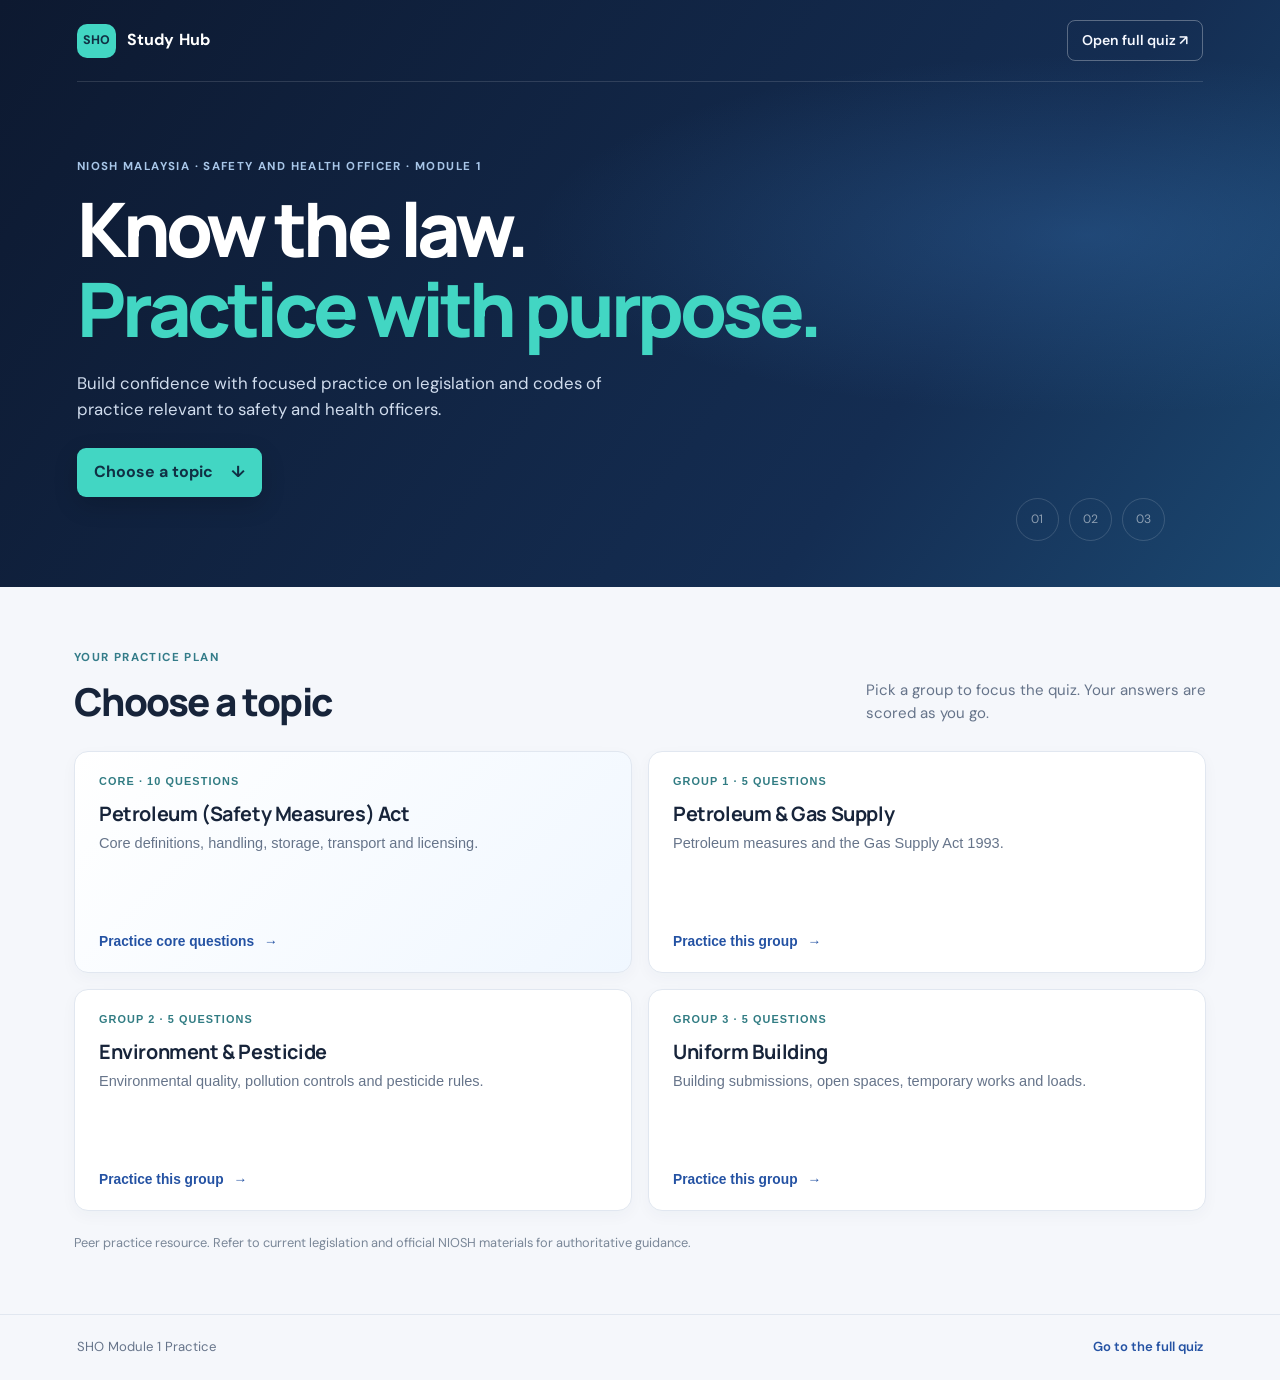
<file: landing.html>
<!DOCTYPE html>
<html lang="en">
<head>
  <meta charset="UTF-8">
  <meta name="viewport" content="width=device-width, initial-scale=1.0">
  <meta name="theme-color" content="#10213d">
  <meta name="description" content="Practice NIOSH SHO Module 1 legislation with interactive topic-based quizzes.">
  <title>SHO Legislation Practice | NIOSH Module 1</title>
  <link rel="stylesheet" href="landing.css">
  <script src="landing.js" defer></script>
</head>
<body>
  <main>
    <section class="hero" aria-labelledby="page-title">
      <nav class="topbar" aria-label="Main navigation">
        <a class="brand" href="landing.html"><span class="brand-mark">SHO</span><span>Study Hub</span></a>
        <a class="nav-link" href="index.html">Open full quiz ↗</a>
      </nav>
      <div class="hero-content">
        <p class="eyebrow">NIOSH Malaysia · Safety and Health Officer · Module 1</p>
        <h1 id="page-title">Know the law.<br><span>Practice with purpose.</span></h1>
        <p class="hero-copy">Build confidence with focused practice on legislation and codes of practice relevant to safety and health officers.</p>
        <a class="primary-link" href="#topics">Choose a topic <span aria-hidden="true">↓</span></a>
      </div>
      <div class="hero-decoration" aria-hidden="true"><span>01</span><span>02</span><span>03</span></div>
    </section>

    <section class="topics" id="topics" aria-labelledby="topics-title">
      <div class="section-heading">
        <div><p class="eyebrow eyebrow-dark">Your practice plan</p><h2 id="topics-title">Choose a topic</h2></div>
        <p>Pick a group to focus the quiz. Your answers are scored as you go.</p>
      </div>
      <div class="topic-grid">
        <button class="topic-card core-card" type="button" data-filter="PSMA Core">
          <span class="topic-number">CORE · 10 QUESTIONS</span><span class="topic-title">Petroleum (Safety Measures) Act</span><span class="topic-description">Core definitions, handling, storage, transport and licensing.</span><span class="topic-action">Practice core questions <span aria-hidden="true">→</span></span>
        </button>
        <button class="topic-card" type="button" data-filter="Group 1: Petroleum & Gas Supply">
          <span class="topic-number">GROUP 1 · 5 QUESTIONS</span><span class="topic-title">Petroleum &amp; Gas Supply</span><span class="topic-description">Petroleum measures and the Gas Supply Act 1993.</span><span class="topic-action">Practice this group <span aria-hidden="true">→</span></span>
        </button>
        <button class="topic-card" type="button" data-filter="Group 2: Environment & Pesticides">
          <span class="topic-number">GROUP 2 · 5 QUESTIONS</span><span class="topic-title">Environment &amp; Pesticide</span><span class="topic-description">Environmental quality, pollution controls and pesticide rules.</span><span class="topic-action">Practice this group <span aria-hidden="true">→</span></span>
        </button>
        <button class="topic-card" type="button" data-filter="Group 3: Uniform Building By-Laws">
          <span class="topic-number">GROUP 3 · 5 QUESTIONS</span><span class="topic-title">Uniform Building</span><span class="topic-description">Building submissions, open spaces, temporary works and loads.</span><span class="topic-action">Practice this group <span aria-hidden="true">→</span></span>
        </button>
      </div>
      <p class="disclaimer">Peer practice resource. Refer to current legislation and official NIOSH materials for authoritative guidance.</p>
    </section>

    <section class="practice" id="practice" aria-labelledby="practice-title" hidden>
      <div class="practice-heading"><div><p class="eyebrow eyebrow-dark">Interactive practice</p><h2 id="practice-title">Quiz</h2></div><a class="text-link" href="index.html" target="_blank" rel="noopener">Open quiz in a new tab ↗</a></div>
      <iframe id="quiz-frame" title="NIOSH SHO legislation practice quiz" src="index.html"></iframe>
    </section>
  </main>
  <footer><span>SHO Module 1 Practice</span><a href="index.html">Go to the full quiz</a></footer>
</body>
</html>
</file>
<file: landing.css>
@import url('https://fonts.googleapis.com/css2?family=DM+Sans:wght@400;500;600;700&family=Manrope:wght@400;500;600;700;800&display=swap');

:root{color-scheme:light;--ink:#17243a;--muted:#66748a;--navy:#10213d;--blue:#2452a3;--teal:#42d6c3;--paper:#f5f7fb;--line:#e1e7f0;--white:#fff}
*{box-sizing:border-box}
html{scroll-behavior:smooth}
body{margin:0;background:var(--paper);color:var(--ink);font-family:'DM Sans',system-ui,-apple-system,'Segoe UI',sans-serif;line-height:1.55}
a{color:inherit}
.hero{position:relative;min-height:510px;overflow:hidden;padding:0 max(6vw,24px);background:radial-gradient(ellipse at 85% 40%,rgba(54,116,181,.35),transparent 36%),linear-gradient(125deg,#0d1930,#142d52 70%,#1b4770);color:white}
.topbar{height:82px;display:flex;align-items:center;justify-content:space-between;max-width:1180px;margin:auto;border-bottom:1px solid rgba(255,255,255,.13)}
.brand{display:flex;align-items:center;gap:11px;text-decoration:none;font-weight:700;letter-spacing:.01em}.brand-mark{display:grid;place-items:center;width:39px;height:34px;border-radius:10px;background:var(--teal);color:#103044;font-size:.78rem;font-weight:800}
.nav-link{padding:9px 14px;border:1px solid rgba(255,255,255,.3);border-radius:8px;color:#f5f8ff;text-decoration:none;font-size:.88rem;font-weight:600;transition:background .2s}.nav-link:hover{background:rgba(255,255,255,.12)}
.hero-content{position:relative;z-index:1;max-width:1180px;margin:0 auto;padding:76px 0 90px}.eyebrow{margin:0 0 13px;color:#a8c6e8;text-transform:uppercase;letter-spacing:.12em;font-size:.72rem;font-weight:700}.hero h1{max-width:750px;margin:0;font:800 clamp(2.6rem,6vw,4.7rem)/1.07 Manrope,system-ui,sans-serif;letter-spacing:-.055em}.hero h1 span{color:var(--teal)}.hero-copy{max-width:550px;margin:20px 0 26px;color:#d0dced;font-size:1.05rem}.primary-link{display:inline-flex;gap:18px;align-items:center;padding:12px 17px;border-radius:9px;background:var(--teal);color:#103044;text-decoration:none;font-weight:700;box-shadow:0 8px 25px rgba(0,0,0,.16);transition:transform .2s}.primary-link:hover{transform:translateY(-2px)}.hero-decoration{position:absolute;right:9%;bottom:46px;display:flex;gap:10px;opacity:.5}.hero-decoration span{display:grid;place-items:center;width:43px;height:43px;border:1px solid rgba(255,255,255,.3);border-radius:50%;font-size:.76rem}
.topics,.practice{max-width:1180px;margin:0 auto;padding:62px 24px}.section-heading,.practice-heading{display:flex;align-items:end;justify-content:space-between;gap:24px;margin-bottom:25px}.eyebrow-dark{color:#347c89}.section-heading h2,.practice-heading h2{margin:0;font:800 clamp(1.7rem,3vw,2.4rem)/1.2 Manrope,system-ui,sans-serif;letter-spacing:-.04em}.section-heading>p{max-width:340px;margin:0;color:var(--muted);font-size:.94rem}.topic-grid{display:grid;grid-template-columns:repeat(2,minmax(0,1fr));gap:16px}.topic-card{display:flex;flex-direction:column;align-items:flex-start;min-height:222px;padding:23px 24px;border:1px solid var(--line);border-radius:14px;background:var(--white);text-align:left;color:var(--ink);cursor:pointer;box-shadow:0 5px 16px rgba(28,48,80,.035);transition:transform .2s,border-color .2s,box-shadow .2s}.topic-card:hover,.topic-card:focus-visible{transform:translateY(-3px);border-color:#9bb8d7;box-shadow:0 12px 28px rgba(28,48,80,.09);outline:none}.core-card{background:linear-gradient(135deg,#fff,#f0f7ff)}.topic-number{margin-bottom:13px;color:#317c83;font-size:.68rem;font-weight:800;letter-spacing:.1em}.topic-title{font:700 1.24rem Manrope,system-ui,sans-serif;letter-spacing:-.02em}.topic-description{max-width:440px;margin:8px 0 16px;color:var(--muted);font-size:.91rem}.topic-action{margin-top:auto;color:var(--blue);font-size:.86rem;font-weight:700}.topic-action span{padding-left:6px}.disclaimer{margin:22px 0 0;color:#7a8798;font-size:.8rem}
.practice{padding-top:30px;border-top:1px solid var(--line)}.practice-heading{align-items:center}.text-link{color:var(--blue);font-size:.88rem;font-weight:700;text-decoration:none}.text-link:hover{text-decoration:underline}iframe{display:block;width:100%;height:1000px;border:1px solid var(--line);border-radius:14px;background:white}footer{display:flex;justify-content:space-between;gap:20px;padding:22px max(6vw,24px);border-top:1px solid var(--line);color:var(--muted);font-size:.82rem}footer a{color:var(--blue);font-weight:600;text-decoration:none}
[hidden]{display:none!important}
@media(max-width:650px){.hero{min-height:470px}.hero-content{padding:68px 0 75px}.section-heading,.practice-heading{align-items:flex-start;flex-direction:column}.topic-grid{grid-template-columns:1fr}.topic-card{min-height:195px}.hero-decoration{right:24px;bottom:22px}.topics,.practice{padding-left:18px;padding-right:18px}iframe{height:820px}footer{padding-left:18px;padding-right:18px}}
@media(prefers-reduced-motion:reduce){html{scroll-behavior:auto}*,*::before,*::after{transition:none!important}}
</file>
